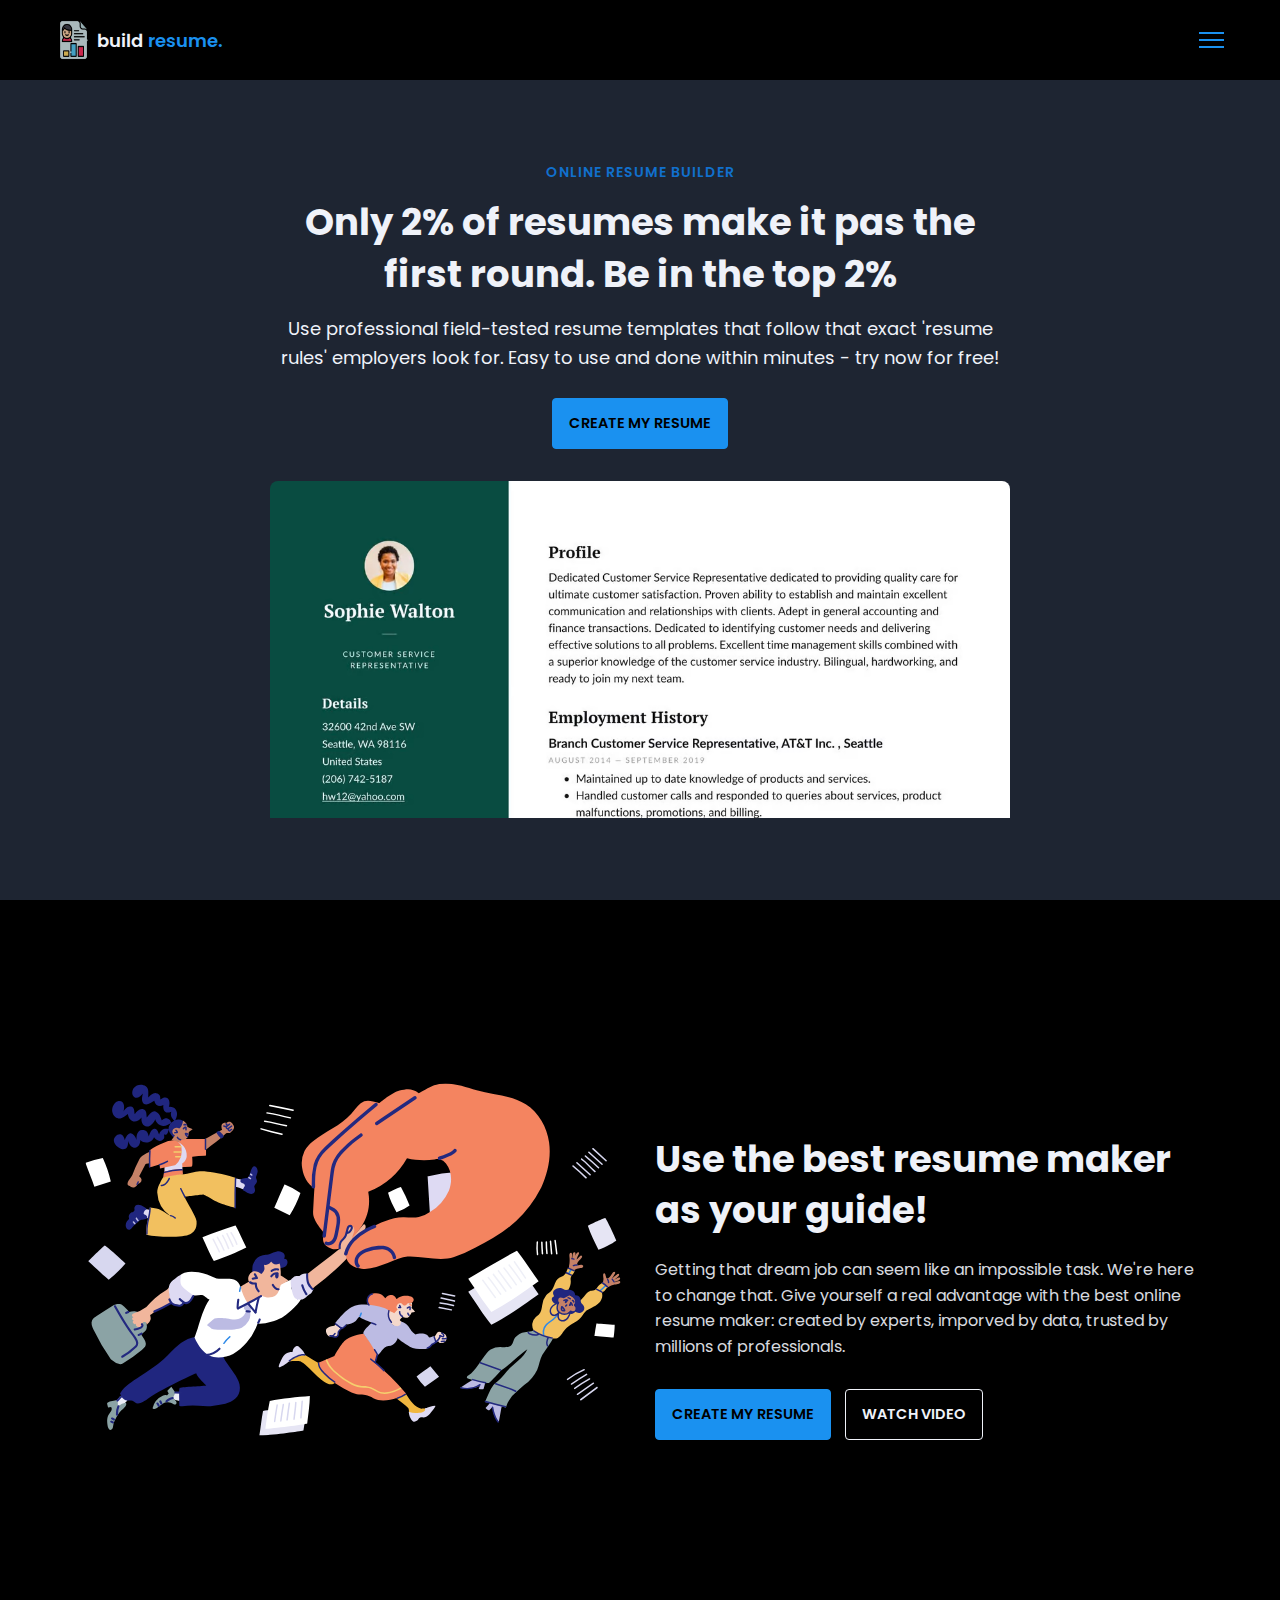
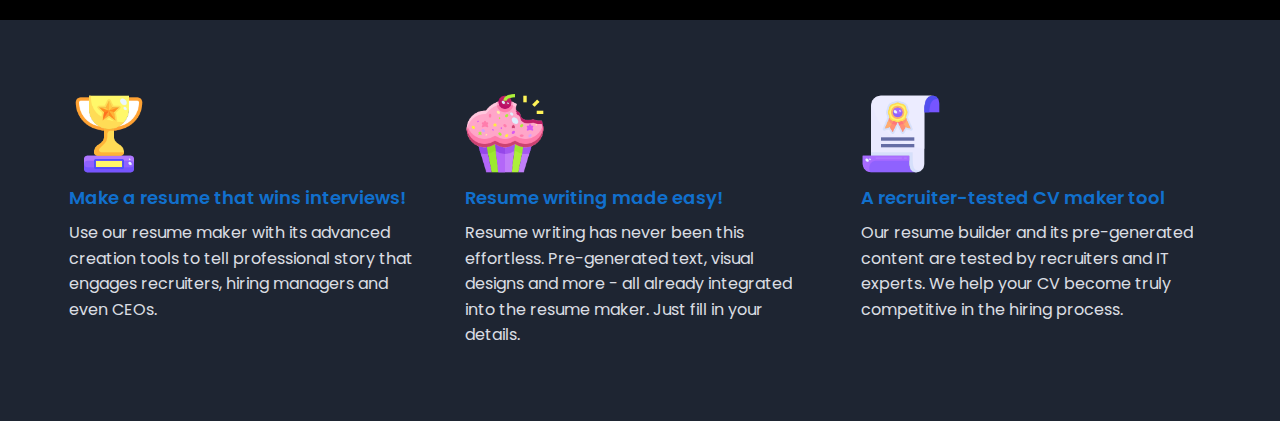
<file: index.html>
<!DOCTYPE html>
<html>
    <head>
        <meta charset="utf-8">
        <meta http-equiv="X-UA-Compatible" content="IE=edge">
        <title>Home Page</title>
        <meta name="description" content="">
        <meta name="viewport" content="width=device-width, initial-scale=1">
        <link rel="stylesheet" href="assets/css/main.css">
    </head>
    <body>

        <nav class = "navbar bg-white">
            <div class="container">
                <div class = "navbar-content">
                    <div class = "brand-and-toggler">
                        <a href = "index.html" class = "navbar-brand">
                            <img src = "assets\images\1527096.png" alt = "" class = "navbar-brand-icon">
                            <span class = "navbar-brand-text">build <span>resume.</span>
                        </a>
                        <button type = "button" class = "navbar-toggler-btn">
                            <div class = "bars">
                                <div class = "bar"></div>
                                <div class = "bar"></div>
                                <div class = "bar"></div>
                            </div>
                        </button>
                    </div>
                </div>
            </div>
        </nav>

        <header class = "header bg-bright" id = "header">
            <div class = "container">
                <div class = "header-content text-center">
                    <h6 class = "text-uppercase text-blue-dark fs-14 fw-6 ls-1">online resume builder</h6>
                    <h1 class = "lg-title">Only 2% of resumes make it pas the first round. Be in the top 2%</h1>
                    <p class = "text-dark fs-18">Use professional field-tested resume templates that follow that exact 'resume rules' employers look for. Easy to use and done within minutes - try now for free!</p>
                    <a href = "resume.html" class = "btn btn-primary text-uppercase">create my resume</a>
                    <img src = "assets/images/dublin-resume-templates.avif">
                </div>
            </div>
        </header>

        <div class="section-one" style="background-color:black;">
            <div class="container">
                <div class = "section-one-content">
                    <div class="section-one-l">
                        <img src = "assets/images/visual-0c7080adf17f1f207276f613447c924f667dab34b7ac415cd7ef653172defd0b.svg">
                    </div>
                    <div class = "section-one-r text-center">
                        <h2 class = "lg-title">Use the best resume maker as your guide!</h2>
                        <p class = "text">Getting that dream job can seem like an impossible task. We're here to change that. Give yourself a real advantage with the best online resume maker: created by experts, imporved by data, trusted by millions of professionals.</p>
                        <div class = "btn-group">
                            <a href = "resume.html" class = "btn btn-primary text-uppercase">create my resume</a>
                            <a href = "#" class = "btn btn-secondary text-uppercase">watch video</a>
                        </div>
                    </div>
                </div>
            </div>
        </div>

        <div class = "section-two bg-bright">
            <div class="container">
                <div class="section-two-content">
                    <div class = "section-items">
                        <div class = "section-item">
                            <div class = "section-item-icon">
                                <img src = "assets\images\1959393.png" alt = "">
                            </div>
                            <h5 class = "section-item-title">Make a resume that wins interviews!</h5>
                            <p class = "text">Use our resume maker with its advanced creation tools to tell professional story that engages recruiters, hiring managers and even CEOs.</p>
                        </div>

                        <div class = "section-item">
                            <div class = "section-item-icon">
                                <img src = "assets\images\1926962.png" alt = "">
                            </div>
                            <h5 class = "section-item-title">Resume writing made easy!</h5>
                            <p class = "text">Resume writing has never been this effortless. Pre-generated text, visual designs and more - all already integrated into the resume maker. Just fill in your details.</p>
                        </div>

                        <div class = "section-item">
                            <div class = "section-item-icon">
                                <img src = "assets\images\1959378.png" alt = "">
                            </div>
                            <h5 class = "section-item-title">A recruiter-tested CV maker tool</h5>
                            <p class = "text">Our resume builder and its pre-generated content are tested by recruiters and IT experts. We help your CV become truly competitive in the hiring process.</p>
                        </div>
                    </div>
                </div>
            </div>
        </div>

    </body>
</html>
</file>
<file: assets/css/main.css>
@import url('https://fonts.googleapis.com/css2?family=Manrope:wght@200;300;400;500;600;700;800&family=Poppins:ital,wght@0,100;0,200;0,300;0,400;0,500;0,600;0,700;0,800;0,900;1,100;1,200;1,300;1,400;1,500;1,600;1,700;1,800;1,900&display=swap');

:root{
    --clr-blue: #1A91F0;
    --clr-blue-mid: #1170CD;
    --clr-blue-dark: #1170CD;
    --clr-white: #fff;
    --clr-bright: #EFF2F9;
    --clr-shaded: #1e2532;
    --clr-black: #000;
    --clr-green: #084C41;
    --font-poppins: 'Poppins', sans-serif;
    --font-manrope: 'Manrope', sans-serif;;
    --transition: all 300ms ease-in-out;
}

*{
    padding: 0;
    margin: 0;
    box-sizing: border-box;
}

html{
    font-size: 10px;
}

body{
    font-size: 1.6rem;
    font-family: var(--font-poppins);
}

button{
    border: none;
    background-color: transparent;
    outline: 0;
    cursor: pointer;
    font-family: inherit;
}

img{
    width: 100%;
    display: block;
}

a{
    text-decoration: none;
}

/* fonts */
.font-poppins{font-family: var(--font-poppins);}
.font-manrope{font-family: var(--font-manrope);}

/* text colors */
.text-blue{color: var(--clr-blue);}
.text-blue-mid{color: var(--clr-blue-mid);}
.text-blue-dark{color: var(--clr-blue-dark);}
.text-bright{color: var(--clr-shaded);}
.text-dark{color: var(--clr-bright);}
.text-grey{color: var(--clr-bright);}
.text-white{color: var(--clr-black);}

/* backgrounds */
.bg-blue{background-color: var(--clr-blue);}
.bg-blue-mid{background-color: var(--clr-blue-mid);}
.bg-blue-dark{background-color: var(--clr-blue-dark);}
.bg-bright{background-color: var(--clr-shaded);}
.bg-dark{background-color: var(--clr-bright);}
.bg-grey{background-color: var(--clr-bright);}
.bg-white{background-color: var(--clr-black);}
.bg-black{background-color: var(--clr-white);}
.bg-green{background-color: var(--clr-green);}

.text-center{ text-align: center;}
.text-left{text-align: left;}
.text-right{text-align: right;}
.text-uppercase{text-transform: uppercase;}
.text-lowercase{text-transform: lowercase;}
.text-capitalize{text-transform: capitalize;}
.text{
    color: var(--clr-bright);
    opacity: 0.9;
    margin: 2rem 0;
    line-height: 1.6;
}

.fw-2{font-weight: 200;}
.fw-3{font-weight: 300;}
.fw-4{font-weight: 400;}
.fw-5{font-weight: 500;}
.fw-6{font-weight: 600;}
.fw-7{font-weight: 700;}
.fw-8{font-weight: 800;}

.fs-13{font-size: 13px;}
.fs-14{font-size: 14px;}
.fs-16{font-size: 16px;}
.fs-17{font-size: 17px;}
.fs-18{font-size: 18px;}
.fs-19{font-size: 19px;}
.fs-20{font-size: 20px;}
.fs-21{font-size: 21px;}
.fs-22{font-size: 22px;}
.fs-23{font-size: 23px;}
.fs-24{font-size: 24px;}
.fs-25{font-size: 25px;}

.ls-1{letter-spacing: 1px;}
.ls-2{letter-spacing: 2px;}

.container{
    max-width: 1200px;
    margin: 0 auto;
    padding: 0 1.6rem;
    /* background-color:var(--clr-bright); */
}

/* bars button */
.bars{
    display: flex;
    flex-direction: column;
    justify-content: space-between;
    height: 16.5px;
    width: 25px;
}
.bars .bar{
    width: 100%;
    height: 2px;
    background-color: var(--clr-blue);
    transition: var(--transition);
}

.bars:hover .bar{
    background-color: var(--clr-bright);
}

/* buttons */
.btn{
    font-size: 14.5px;
    font-weight: 600;
    padding: 1.4rem 1.6rem;
    border-radius: 4px;
    display: inline-block;
}

.btn-primary{
    background-color: var(--clr-blue);
    color: var(--clr-black);
    border: 1px solid var(--clr-blue);
    transition: var(--transition);
}

.btn-primary:hover{
    background-color: transparent;
    color: var(--clr-bright);
    border-color: var(--clr-bright);
}
.print-btn:hover{
    color: var(--clr-black);
    border-color: var(--clr-shaded);
}

.btn-secondary{
    background-color: transparent;
    color: var(--clr-bright);
    border: 1px solid var(--clr-bright);
    transition: var(--transition);
}

.btn-secondary:hover{
    background-color: var(--clr-blue);
    color: var(--clr-black);
    border-color: var(--clr-blue);
}

.btn-group button:first-child, .btn-group a:first-child{
    margin-right: 1rem!important;
}

/* navbar part */
.navbar{
    height: 80px;
    display: flex;
    align-items: center;
    box-shadow: rgba(0, 0, 0, 0.08) 0px 3px 8px;
}

.navbar .container{
    width: 100%;
}

.navbar-brand{
    display: flex;
    align-items: center;
    justify-content: flex-start;
    font-size: 1.8rem;
}
.navbar-brand-text{
    color: var(--clr-bright);
    font-weight: 600;
}
.navbar-brand-text span{
    color: var(--clr-blue);
}
.navbar-brand-icon{
    width: 35px;
    height: 40px;
    margin-right: 6px;
    opacity: 0.8;
}
.brand-and-toggler{
    display: flex;
    align-items: center;
    justify-content: space-between;
}
.header{
    min-height: calc(100vh - 80px);
    display: flex;
    flex-direction: column;
    align-items: center;
    justify-content: center;
}
.header-content{
    max-width: 740px;
    margin-right: auto;
    margin-left: auto;
}
.header-content img{
    max-width: 760px;
    border-top-right-radius: 8px;
    border-top-left-radius: 8px;
    margin-top: 3.2rem;
}
.lg-title{
    margin: 1.4rem 0;
    font-size: 37px;
    line-height: 1.4;
    color: var(--clr-bright);
}
.header-content p{
    margin-bottom: 2.6rem;
    line-height: 1.6;
}


/* section one */
.section-one{
    padding: 64px 0;
    min-height: 80vh;
    display: flex;
    align-items: center;
}
.section-one-l img{
    max-width: 545px;
    margin-right: auto;
    margin-left: auto;
}
.section-one-r{
    margin-top: 4rem;
}

.section-one .btn-group{
    margin-top: 2rem;
}
.section-one-r{
    max-width: 545px;
    margin-right: auto;
    margin-left: auto;
}
.section-one-r .btn-group{
    margin-top: 3rem;
}

/* section two */
.section-two{
    padding: 64px 0;
}
.section-two .section-items{
    display: grid;
    gap: 2rem;
}

.section-two .section-item{
    max-width: 350px;
    text-align: center;
    margin-right: auto;
    margin-left: auto;
}
.section-two .section-item-icon{
    margin: 1rem 0;
}
.section-two .section-item-icon img{
    width: 80px;
    margin-right: auto;
    margin-left: auto;
}
.section-two .section-item-title{
    color: var(--clr-blue-dark);
    font-size: 1.8rem;
    font-weight: 600;
}
.section-two .text{
    margin: 0.9rem 0;
}

/* media queries */
@media screen and (min-width: 768px){
    .section-two .section-items{
        grid-template-columns: repeat(2, 1fr);
    }
}

@media screen and (min-width: 992px){
    .section-one-content{
        display: grid;
        grid-template-columns: repeat(2, 1fr);
        column-gap: 3rem;
    }
    .section-one-r{
        text-align: left;
    }
    .section-two .section-items{
        grid-template-columns: repeat(3, 1fr);
    }
    .section-two .section-item{
        text-align: left;
    }
    .section-two .section-item-icon img{
        margin-left: 0;
    }
}



/* resume page */
#about-sc{
    padding: 64px 0;
}

.cv-form-row-title{
    background-color: var(--clr-black);
    padding: 0.8rem 1.6rem;
    margin-bottom: 2rem;
}

.cv-form-row-title h3{
    color:var(--clr-white);
    font-weight: 500;
    text-transform: uppercase;
    letter-spacing: 1.5px;
    font-size: 1.7rem;
}
.cv-form-blk{
    margin: 3rem 0;
}
.cv-form-row{
    padding: 3rem 2rem 0 2rem;
    border: 1px solid rgba(0, 0, 0, 0.08);
    margin-bottom: 1rem;
    position: relative;
    /* background-color: var(--clr-shaded); */
}
textarea{
    resize: none;
}
.form-elem{
    margin-bottom: 3rem;
    position: relative;
}
.form-label{
    display: block;
    font-weight: 600;
    font-size: 14px;
    color:var(--clr-shaded);
    margin-bottom: 0.5rem;
}
.form-control{
    border-radius: none;
    border: 1px solid rgba(0, 0, 0, 0.1);
    font-size: 14px;
    padding: 0.8rem 1.6rem;
    font-family: inherit;
    width: 100%;
    outline: 0;
    transition: var(--transition);
}

.form-control:focus{
    border-color: rgba(0, 0, 0, 0.3);
}
.form-text{
    color: #ca0b00;
    font-size: 12px;
    position: absolute;
    letter-spacing: 0.5px;
    top: calc(100% + 2px);
    left: 0;
    width: 100%;
}
.cols-3, .cols-2{
    display: grid;
}
.repeater-add-btn{
    width: 25px;
    height: 25px;
    background-color: var(--clr-blue-mid);
    font-size: 1.6rem;
    color: var(--clr-black);
    margin: 1rem 0;
}
.repeater-remove-btn{
    position: absolute;
    top: 10px;
    right: 10px;
    z-index: 999;
    width: 25px;
    height: 25px;
    border-radius: 50%;
    background-color: #ca0b00;
    color: var(--clr-black);
    font-size: 1.6rem;
}

/* preview section */
.preview-cnt{
    border-radius: 5px;
    display: grid;
    grid-template-columns: 32% auto;
    box-shadow: rgba(149, 157, 165, 0.2) 0px 8px 24px;
    overflow: hidden;
}

.preview-cnt-l{
    padding: 3rem 3rem 2rem 3rem;
}
.preview-cnt-r{
    padding: 3rem 3rem 3rem 4rem;
}
.preview-cnt-l .preview-blk:nth-child(1){
    text-align: center;
}
.preview-image{
    width: 120px;
    height: 120px;
    border-radius: 50%;
    overflow: hidden;
    margin-right: auto;
    margin-left: auto;
}
.preview-image img{
    width: 100%;
    height: 100%;
    object-fit: cover;
}
.preview-item-name{
    font-size: 2.4rem;
    font-weight: 600;
    margin: 1.8rem 0;
    position: relative;
}
.preview-item-name::after{
    position: absolute;
    content: "";
    bottom: -10px;
    width: 50px;
    height: 1.5px;
    background-color: rgba(255, 255, 255, 0.5);
    left: 50%;
    transform: translateX(-50%);
}
.preview-blk{
    padding: 1rem 0;
    margin-bottom: 1rem;
}
.preview-blk-title h3{
    text-transform: uppercase;
    letter-spacing: 0.5px;
    border-bottom: 0.5px solid rgba(0, 0, 0, 0.08);
    padding-bottom: 0.5rem;
}
.preview-blk-title{
    margin-bottom: 1rem;
}
.preview-blk-list .preview-item{
    font-size: 1.5rem;
    margin-bottom: 0.2rem;
    opacity: 0.95;
}
.preview-cnt-r .preview-blk-title{
    color: var(--clr-bright);
}
.preview-cnt-r .preview-blk-list .preview-item{
    margin-top: 1.8rem;
    color: var(--clr-white);
}

.achievements-items.preview-blk-list .preview-item span:first-child,
.educations-items.preview-blk-list .preview-item span:first-child,
.experiences-items.preview-blk-list .preview-item span:first-child{
    display: block;
    font-weight: 600;
    margin-bottom: 1rem;
    background-color: rgba(0, 0, 0, 0.03);
}

.educations-items.preview-blk-list .preview-item span:nth-child(2),
.experiences-items.preview-blk-list .preview-item span:nth-child(2){
    font-weight: 600;
    margin-right: 1rem;
}

.educations-items.preview-blk-list .preview-item span:nth-child(3),
.experiences-items.preview-blk-list .preview-item span:nth-child(3){
    font-style: italic;
    margin-right: 1rem;
}

.educations-items.preview-blk-list .preview-item span:nth-child(4),
.educations-items.preview-blk-list .preview-item span:nth-child(5),
.experiences-items.preview-blk-list .preview-item span:nth-child(4),
.experiences-items.preview-blk-list .preview-item span:nth-child(5){
    margin-right: 1rem;
    background-color: var(--clr-green);
    color: var(--clr-black);
    padding: 0 1rem;
    border-radius: 0.6rem;
}

.educations-items.preview-blk-list .preview-item span:nth-child(6),
.experiences-items.preview-blk-list .preview-item span:nth-child(6){
    font-size: 13.5px;
    display: block;
    opacity: 0.8;
    margin-top: 1rem;
}
.projects-items.preview-blk-list .preview-item span{
    display: block;
}

@media screen and (min-width: 768px){
    .cols-3{
        grid-template-columns: repeat(3, 1fr);
        column-gap: 2rem;
    }
    .cols-2{
        grid-template-columns: repeat(2, 1fr);
        column-gap: 2rem;
    }
}

@media screen and (min-width: 992px){
    .cv-form-row{
        padding: 3rem 3rem 0rem 3rem;
    }
    .cols-3{
        grid-template-columns: repeat(3, 1fr);
    }
}

.print-btn-sc{
    margin: 2rem 0 6rem 0;
}

/* print section */
@media print{
    body *{
        visibility: hidden;
    }

    .non_print_area{
        display: none;
    }

    .print_area, .print_area *{
        visibility: visible;
    }

    .print_area{
        width: 100%;
        position: absolute;
        left: 0;
        top: 0;
        overflow: hidden;
    }
}
</file>
